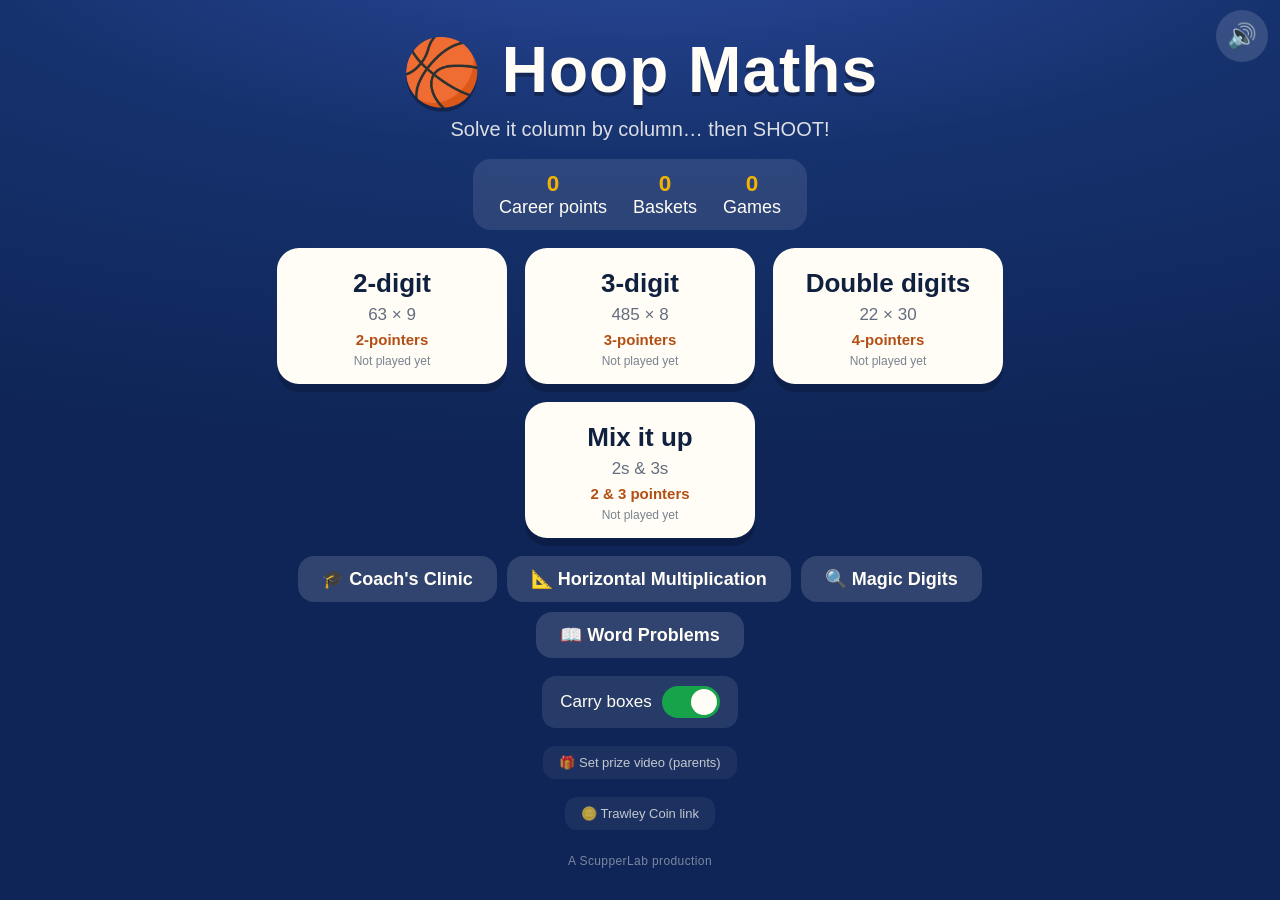
<file: index.html>
<!DOCTYPE html>
<html lang="en">
<head>
  <meta charset="utf-8" />
  <meta name="viewport" content="width=device-width, initial-scale=1, maximum-scale=1, minimum-scale=1, user-scalable=no, viewport-fit=cover" />
  <meta name="theme-color" content="#1d4ed8" />
  <meta name="apple-mobile-web-app-capable" content="yes" />
  <meta name="mobile-web-app-capable" content="yes" />
  <meta name="apple-mobile-web-app-status-bar-style" content="black-translucent" />
  <meta name="apple-mobile-web-app-title" content="Hoop Maths" />
  <meta name="description" content="Henry's Hoop Maths: shoot hoops by solving vertical multiplication — 2-digit and 3-digit by 1-digit, with carrying." />
  <title>Hoop Maths</title>

  <link rel="manifest" href="manifest.webmanifest" />
  <link rel="icon" href="icons/icon-192.png" />
  <link rel="apple-touch-icon" href="icons/icon-180.png" />
  <link rel="stylesheet" href="styles.css" />
</head>
<body>
  <!-- Mute button is always available -->
  <button id="mute-btn" class="mute-btn" type="button" aria-label="Mute sound" title="Mute sound">🔊</button>

  <!-- App mounts here -->
  <div id="app" class="app"></div>

  <!-- Flying basketball + reward popups appear here -->
  <div id="fx-layer" class="fx-layer" aria-hidden="true"></div>

  <script src="app.js"></script>
</body>
</html>
</file>
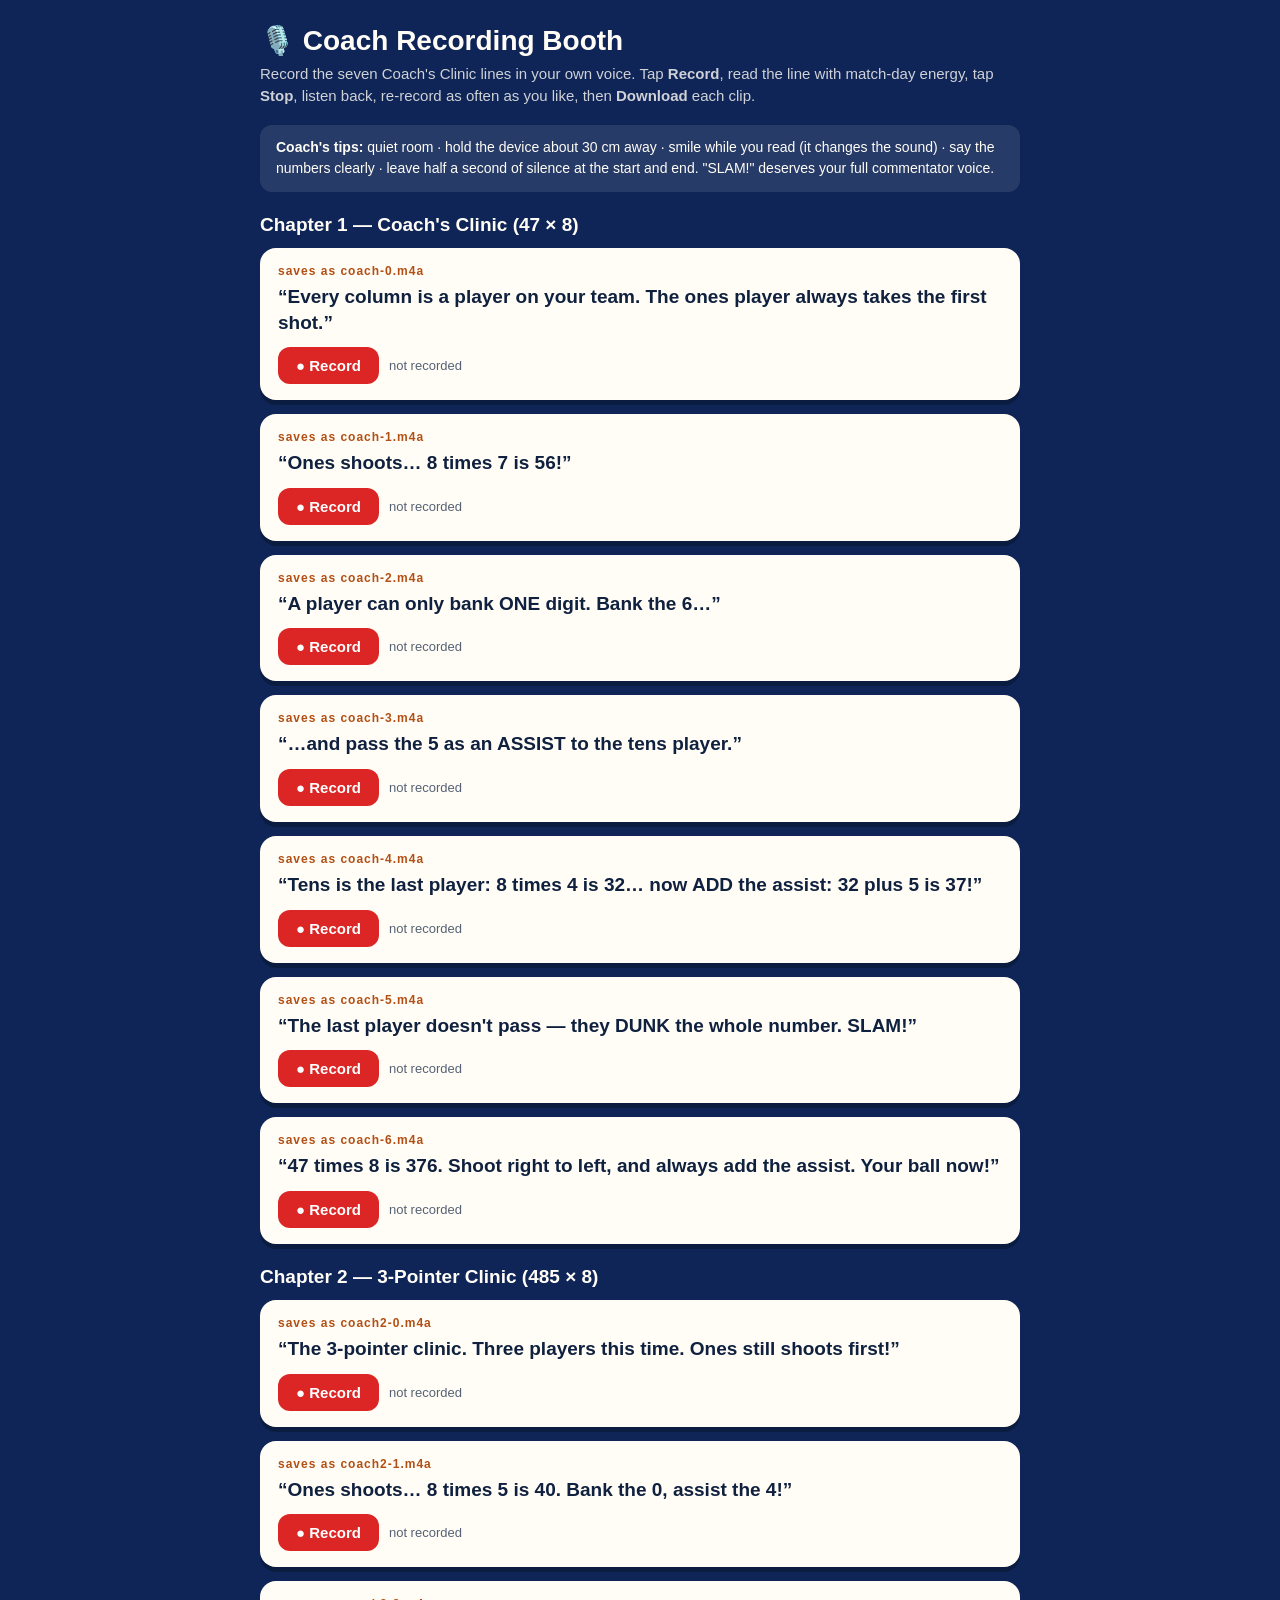
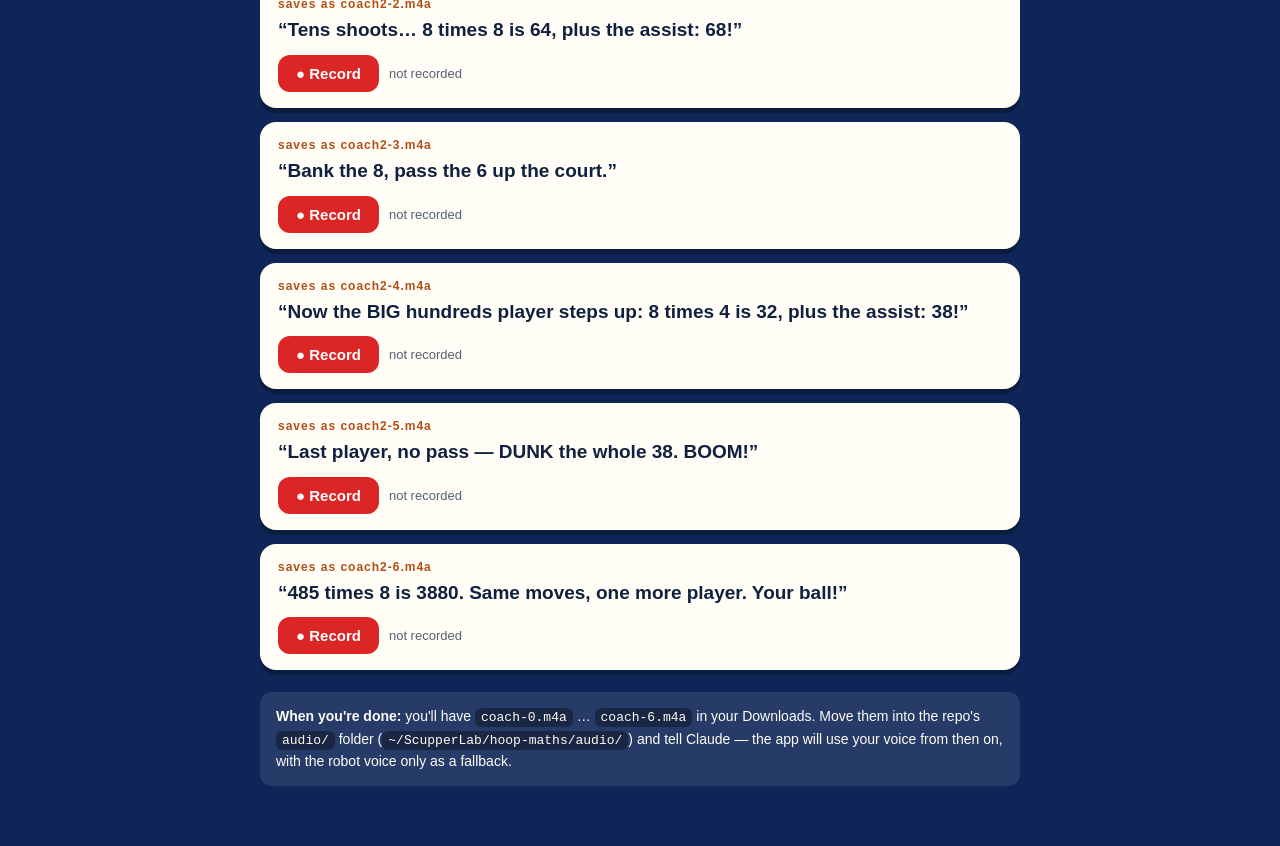
<file: record.html>
<!DOCTYPE html>
<html lang="en">
<head>
  <meta charset="utf-8" />
  <meta name="viewport" content="width=device-width, initial-scale=1" />
  <title>Coach Recording Booth — Hoop Maths</title>
  <style>
    * { margin: 0; padding: 0; box-sizing: border-box; }
    body {
      font-family: "Arial Rounded MT Bold", "Trebuchet MS", Verdana, sans-serif;
      background: #0f2557;
      color: #fffdf6;
      min-height: 100vh;
      padding: 24px 16px 60px;
    }
    .wrap { max-width: 760px; margin: 0 auto; }
    h1 { font-size: 28px; margin-bottom: 6px; }
    .sub { opacity: 0.8; margin-bottom: 18px; line-height: 1.45; font-size: 15px; }
    .warn {
      background: #7f1d1d; border-radius: 12px; padding: 12px 16px;
      margin-bottom: 18px; font-size: 15px; display: none;
    }
    .tips {
      background: rgba(255,255,255,0.1); border-radius: 12px;
      padding: 12px 16px; margin-bottom: 22px; font-size: 14px; line-height: 1.55;
    }
    .card {
      background: #fffdf6; color: #10213f; border-radius: 16px;
      padding: 16px 18px; margin-bottom: 14px;
      box-shadow: 0 5px 0 rgba(0,0,0,0.25);
    }
    .card .num { font-size: 12px; font-weight: bold; color: #b34f14; letter-spacing: 1px; }
    .card .line { font-size: 19px; font-weight: bold; line-height: 1.35; margin: 6px 0 12px; }
    .row { display: flex; gap: 10px; align-items: center; flex-wrap: wrap; }
    button {
      font-family: inherit; border: none; cursor: pointer;
      border-radius: 12px; padding: 10px 18px; font-size: 15px; font-weight: bold;
    }
    .rec { background: #dc2626; color: #fff; }
    .rec.armed { background: #16a34a; }
    .dl { background: #1d4ed8; color: #fff; text-decoration: none; border-radius: 12px; padding: 10px 18px; font-size: 15px; font-weight: bold; display: none; }
    audio { height: 40px; max-width: 220px; display: none; }
    .status { font-size: 13px; opacity: 0.7; min-width: 90px; }
    .done-note { margin-top: 22px; background: rgba(255,255,255,0.1); border-radius: 12px; padding: 14px 16px; font-size: 14px; line-height: 1.55; }
    code { background: rgba(0,0,0,0.35); padding: 2px 6px; border-radius: 6px; font-size: 13px; }
    .card code { background: #eee9da; color: #10213f; }
  </style>
</head>
<body>
  <div class="wrap">
    <h1>🎙️ Coach Recording Booth</h1>
    <p class="sub">Record the seven Coach's Clinic lines in your own voice. Tap <b>Record</b>, read the line with match-day energy, tap <b>Stop</b>, listen back, re-record as often as you like, then <b>Download</b> each clip.</p>
    <div id="warn" class="warn"><b>Please open this page in Safari.</b> This browser records a format iPads can't play. Safari records .m4a, which works everywhere Hoop Maths runs.</div>
    <div class="tips">
      <b>Coach's tips:</b> quiet room · hold the device about 30&nbsp;cm away · smile while you read (it changes the sound) · say the numbers clearly · leave half a second of silence at the start and end. "SLAM!" deserves your full commentator voice.
    </div>
    <div id="cards"></div>
    <div class="done-note">
      <b>When you're done:</b> you'll have <code>coach-0.m4a</code> … <code>coach-6.m4a</code> in your Downloads. Move them into the repo's <code>audio/</code> folder (<code>~/ScupperLab/hoop-maths/audio/</code>) and tell Claude — the app will use your voice from then on, with the robot voice only as a fallback.
    </div>
  </div>

  <script>
    "use strict";
    const LINES = [
      // Chapter 1 — Coach's Clinic (47 × 8) — already recorded? re-record any time
      { file: "coach-0.m4a",  text: "Every column is a player on your team. The ones player always takes the first shot." },
      { file: "coach-1.m4a",  text: "Ones shoots… 8 times 7 is 56!" },
      { file: "coach-2.m4a",  text: "A player can only bank ONE digit. Bank the 6…" },
      { file: "coach-3.m4a",  text: "…and pass the 5 as an ASSIST to the tens player." },
      { file: "coach-4.m4a",  text: "Tens is the last player: 8 times 4 is 32… now ADD the assist: 32 plus 5 is 37!" },
      { file: "coach-5.m4a",  text: "The last player doesn't pass — they DUNK the whole number. SLAM!" },
      { file: "coach-6.m4a",  text: "47 times 8 is 376. Shoot right to left, and always add the assist. Your ball now!" },
      // Chapter 2 — 3-Pointer Clinic (485 × 8)
      { file: "coach2-0.m4a", text: "The 3-pointer clinic. Three players this time. Ones still shoots first!" },
      { file: "coach2-1.m4a", text: "Ones shoots… 8 times 5 is 40. Bank the 0, assist the 4!" },
      { file: "coach2-2.m4a", text: "Tens shoots… 8 times 8 is 64, plus the assist: 68!" },
      { file: "coach2-3.m4a", text: "Bank the 8, pass the 6 up the court." },
      { file: "coach2-4.m4a", text: "Now the BIG hundreds player steps up: 8 times 4 is 32, plus the assist: 38!" },
      { file: "coach2-5.m4a", text: "Last player, no pass — DUNK the whole 38. BOOM!" },
      { file: "coach2-6.m4a", text: "485 times 8 is 3880. Same moves, one more player. Your ball!" },
    ];

    const canMp4 = window.MediaRecorder && MediaRecorder.isTypeSupported && MediaRecorder.isTypeSupported("audio/mp4");
    if (!canMp4) document.getElementById("warn").style.display = "block";

    let stream = null;
    async function getStream() {
      if (!stream) stream = await navigator.mediaDevices.getUserMedia({ audio: true });
      return stream;
    }

    const cardsEl = document.getElementById("cards");
    LINES.forEach((line, i) => {
      if (i === 0) {
        const h = document.createElement("h2");
        h.textContent = "Chapter 1 — Coach's Clinic (47 × 8)";
        h.style.cssText = "font-size:19px;margin:8px 0 12px";
        cardsEl.appendChild(h);
      }
      if (i === 7) {
        const h = document.createElement("h2");
        h.textContent = "Chapter 2 — 3-Pointer Clinic (485 × 8)";
        h.style.cssText = "font-size:19px;margin:22px 0 12px";
        cardsEl.appendChild(h);
      }
      const card = document.createElement("div");
      card.className = "card";
      card.innerHTML = `
        <div class="num">saves as ${line.file}</div>
        <div class="line">“${line.text}”</div>
        <div class="row">
          <button class="rec" data-i="${i}">● Record</button>
          <span class="status">not recorded</span>
          <audio controls></audio>
          <a class="dl" download="${line.file}">⬇ Download</a>
        </div>`;
      cardsEl.appendChild(card);
    });

    let activeRecorder = null;
    let activeButton = null;

    document.querySelectorAll(".rec").forEach((btn) => {
      btn.addEventListener("click", async () => {
        // stop an in-progress recording (either this one or another card's)
        if (activeRecorder && activeRecorder.state === "recording") {
          activeRecorder.stop();
          if (activeButton === btn) return;   // this click was the Stop
        }
        let s;
        try { s = await getStream(); }
        catch (e) { alert("Microphone permission is needed — allow it and try again."); return; }

        const card = btn.closest(".card");
        const status = card.querySelector(".status");
        const audio = card.querySelector("audio");
        const dl = card.querySelector(".dl");
        const mime = canMp4 ? "audio/mp4" : (MediaRecorder.isTypeSupported("audio/webm") ? "audio/webm" : "");
        const rec = mime ? new MediaRecorder(s, { mimeType: mime }) : new MediaRecorder(s);
        const chunks = [];
        rec.ondataavailable = (e) => { if (e.data && e.data.size) chunks.push(e.data); };
        rec.onstop = () => {
          const blob = new Blob(chunks, { type: rec.mimeType || "audio/mp4" });
          const url = URL.createObjectURL(blob);
          audio.src = url;
          audio.style.display = "inline-block";
          dl.href = url;
          dl.style.display = "inline-block";
          status.textContent = `recorded (${(blob.size / 1024).toFixed(0)} KB)`;
          btn.textContent = "● Re-record";
          btn.classList.remove("armed");
          activeRecorder = null;
          activeButton = null;
        };
        rec.start();
        activeRecorder = rec;
        activeButton = btn;
        btn.textContent = "■ Stop";
        btn.classList.add("armed");
        status.textContent = "recording…";
      });
    });
  </script>
</body>
</html>
</file>
<file: styles.css>
/* ============ Hoop Maths — styles ============
   Court theme: night-game navy, hardwood, basketball orange.
   Built for iPad Air 11" first (portrait + landscape), touch-first. */

:root {
  --navy-900: #0f2557;
  --navy-800: #16326e;
  --navy-700: #1d4ed8;
  --court: #d9993f;
  --court-dark: #c07f2a;
  --line: #f6ead2;
  --ball: #e8722c;
  --ball-dark: #b34f14;
  --net: #f8fafc;
  --ink: #10213f;
  --paper: #fffdf6;
  --good: #16a34a;
  --good-bg: #dcfce7;
  --bad: #dc2626;
  --bad-bg: #fee2e2;
  --gold: #f5b301;
  --shadow: 0 8px 0 rgba(0, 0, 0, 0.18);
}

* { margin: 0; padding: 0; box-sizing: border-box; }

html, body {
  height: 100%;
  overflow: hidden;
  overscroll-behavior: none;
}

body {
  font-family: "Arial Rounded MT Bold", "Trebuchet MS", Verdana, sans-serif;
  background:
    radial-gradient(ellipse 120% 60% at 50% -10%, #2c4a9e 0%, var(--navy-800) 45%, var(--navy-900) 100%);
  color: var(--paper);
  -webkit-user-select: none;
  user-select: none;
  -webkit-touch-callout: none;
  -webkit-tap-highlight-color: transparent;
  touch-action: manipulation;
  padding: env(safe-area-inset-top) env(safe-area-inset-right) env(safe-area-inset-bottom) env(safe-area-inset-left);
}

button {
  font-family: inherit;
  border: none;
  cursor: pointer;
  touch-action: manipulation;
  -webkit-tap-highlight-color: transparent;
}

.app {
  height: 100dvh;
  display: flex;
  flex-direction: column;
  align-items: center;
}

/* ---------- mute ---------- */
.mute-btn {
  position: fixed;
  top: calc(10px + env(safe-area-inset-top));
  right: calc(12px + env(safe-area-inset-right));
  z-index: 50;
  width: 52px;
  height: 52px;
  border-radius: 50%;
  font-size: 24px;
  background: rgba(255, 255, 255, 0.14);
  color: var(--paper);
}
.mute-btn:active { transform: scale(0.92); }

/* ---------- home screen ---------- */
.home {
  width: 100%;
  max-width: 860px;
  height: 100%;
  display: flex;
  flex-direction: column;
  align-items: center;
  justify-content: center;
  gap: 18px;
  padding: 16px;
}

.home h1 {
  font-size: clamp(38px, 6vw, 64px);
  letter-spacing: 1px;
  text-shadow: 0 4px 0 rgba(0, 0, 0, 0.3);
}
.home h1 .ball-emoji { display: inline-block; transform: translateY(2px); }

.tagline { font-size: clamp(15px, 2.2vw, 20px); opacity: 0.85; margin-top: -8px; }

.career {
  display: flex;
  gap: 26px;
  background: rgba(255, 255, 255, 0.1);
  border-radius: 18px;
  padding: 12px 26px;
  font-size: clamp(14px, 2vw, 18px);
}
.career b { color: var(--gold); font-size: 1.25em; }
.career .stat { text-align: center; }

.mode-row {
  display: flex;
  gap: 18px;
  flex-wrap: wrap;
  justify-content: center;
}

.mode-btn {
  width: min(230px, 42vw);
  padding: 20px 10px 16px;
  border-radius: 22px;
  background: var(--paper);
  color: var(--ink);
  box-shadow: var(--shadow);
  display: flex;
  flex-direction: column;
  align-items: center;
  gap: 6px;
}
.mode-btn:active { transform: translateY(3px); box-shadow: 0 4px 0 rgba(0,0,0,0.18); }
.mode-btn .mode-name { font-size: clamp(20px, 3vw, 26px); font-weight: bold; }
.mode-btn .mode-sample { font-size: clamp(14px, 2vw, 17px); opacity: 0.65; }
.mode-btn .mode-pts { font-size: clamp(13px, 1.8vw, 15px); color: var(--ball-dark); font-weight: bold; }
.mode-btn .mode-best { font-size: 12px; opacity: 0.55; }

.toggle-row {
  display: flex;
  align-items: center;
  gap: 10px;
  font-size: clamp(14px, 2vw, 17px);
  background: rgba(255, 255, 255, 0.1);
  padding: 10px 18px;
  border-radius: 14px;
}
.toggle {
  width: 58px;
  height: 32px;
  border-radius: 16px;
  background: rgba(255, 255, 255, 0.25);
  position: relative;
  transition: background 0.15s;
}
.toggle::after {
  content: "";
  position: absolute;
  top: 3px; left: 3px;
  width: 26px; height: 26px;
  border-radius: 50%;
  background: var(--paper);
  transition: left 0.15s;
}
.toggle.on { background: var(--good); }
.toggle.on::after { left: 29px; }

.prize-row { display: flex; align-items: center; gap: 8px; }
.prize-btn {
  padding: 9px 16px;
  border-radius: 12px;
  background: rgba(255, 255, 255, 0.08);
  color: var(--paper);
  opacity: 0.75;
  font-size: 13px;
}
.prize-remove {
  width: 30px; height: 30px;
  border-radius: 50%;
  background: rgba(255, 255, 255, 0.14);
  color: var(--paper);
  font-size: 14px;
}
.prize-claim {
  background: var(--gold);
  color: var(--ink);
  box-shadow: 0 6px 0 #b8860b;
  animation: firepulse 0.8s infinite alternate;
}
.video-overlay {
  position: fixed;
  inset: 0;
  z-index: 60;
  background: #000;
  display: flex;
  align-items: center;
  justify-content: center;
}
.video-overlay video { max-width: 100%; max-height: 100%; }
.video-close {
  position: absolute;
  top: calc(12px + env(safe-area-inset-top));
  right: calc(14px + env(safe-area-inset-right));
  width: 52px; height: 52px;
  border-radius: 50%;
  font-size: 22px;
  background: rgba(255, 255, 255, 0.22);
  color: #fff;
  z-index: 61;
}
.perfect-title { color: var(--gold); animation: firepulse 0.8s infinite alternate; }

.scupperlab { font-size: 12px; opacity: 0.45; margin-top: 6px; letter-spacing: 0.4px; }

/* ---------- game screen ---------- */
.game {
  width: 100%;
  height: 100%;
  display: flex;
  flex-direction: column;
  align-items: center;
}

.scoreboard {
  width: 100%;
  max-width: 980px;
  display: flex;
  align-items: center;
  justify-content: space-between;
  gap: 8px;
  padding: 10px 68px 4px 14px;   /* right padding clears the mute button */
  font-size: clamp(15px, 2.2vw, 20px);
}
.scoreboard .sb-item { background: rgba(0,0,0,0.28); border-radius: 12px; padding: 6px 14px; white-space: nowrap; }
.scoreboard .sb-item b { color: var(--gold); }
.scoreboard .quit-btn {
  background: rgba(255, 255, 255, 0.16);
  color: var(--paper);
  border-radius: 12px;
  padding: 6px 14px;
  font-size: inherit;
}

.onfire {
  color: #ffd166;
  animation: firepulse 0.7s infinite alternate;
  font-weight: bold;
}
@keyframes firepulse { from { opacity: 0.75; } to { opacity: 1; transform: scale(1.06); } }

/* hoop graphic */
.hoop-zone {
  position: relative;
  width: 100%;
  max-width: 980px;
  height: 92px;
  flex: none;
  display: flex;
  justify-content: center;
}
.hoop {
  position: relative;
  width: 130px;
  height: 88px;
}
.backboard {
  position: absolute;
  top: 0; left: 50%;
  transform: translateX(-50%);
  width: 110px;
  height: 62px;
  background: rgba(255, 255, 255, 0.9);
  border: 4px solid #d1d5db;
  border-radius: 6px;
}
.backboard::after {
  content: "";
  position: absolute;
  left: 50%; top: 55%;
  transform: translate(-50%, -50%);
  width: 40px; height: 26px;
  border: 4px solid var(--ball);
  border-radius: 3px;
}
.rim {
  position: absolute;
  top: 52px; left: 50%;
  transform: translateX(-50%);
  width: 74px;
  height: 12px;
  background: var(--ball);
  border-radius: 6px;
  z-index: 3;
}
.net {
  position: absolute;
  top: 62px; left: 50%;
  transform: translateX(-50%);
  width: 58px;
  height: 30px;
  background:
    repeating-linear-gradient(65deg, transparent 0 6px, rgba(248,250,252,0.85) 6px 8px),
    repeating-linear-gradient(-65deg, transparent 0 6px, rgba(248,250,252,0.85) 6px 8px);
  clip-path: polygon(0 0, 100% 0, 78% 100%, 22% 100%);
}

/* main play area: problem card + numpad */
.play-area {
  flex: 1;
  width: 100%;
  max-width: 980px;
  display: flex;
  flex-direction: column;
  align-items: center;
  justify-content: space-evenly;
  gap: 10px;
  padding: 4px 14px calc(12px + env(safe-area-inset-bottom));
  min-height: 0;
}

/* the vertical-algorithm card, styled like worksheet paper */
.problem-card {
  background: var(--paper);
  color: var(--ink);
  border-radius: 22px;
  box-shadow: var(--shadow);
  padding: 18px 30px 22px;
  display: flex;
  flex-direction: column;
  align-items: flex-end;
}

.digit-grid {
  display: grid;
  grid-auto-rows: auto;
  justify-items: center;
  align-items: center;
  column-gap: 10px;
  font-variant-numeric: tabular-nums;
}

.carry-cell {
  width: 52px;
  height: 48px;
  border-radius: 9px;
  border: 2px dashed #cbd5e1;
  color: var(--ball-dark);
  font-size: 24px;
  font-weight: bold;
  display: flex;
  align-items: center;
  justify-content: center;
  background: #fbf7ec;
}
.carry-cell.active { border-color: var(--ball); background: #fff3e5; }
.carry-cell.hidden-cell { visibility: hidden; }

.top-digit, .bottom-digit {
  font-size: clamp(44px, 7vh, 62px);
  font-weight: bold;
  line-height: 1.05;
  width: 58px;
  text-align: center;
}
.times-sign { font-size: clamp(34px, 5.5vh, 46px); font-weight: bold; color: var(--ball-dark); width: 58px; text-align: center; }

.rule-line {
  grid-column: 1 / -1;
  width: 100%;
  height: 5px;
  border-radius: 3px;
  background: var(--ink);
  margin: 10px 0 12px;
}

.answer-cell {
  position: relative;
  width: 58px;
  height: 66px;
  border-radius: 12px;
  border: 3px solid #cbd5e1;
  background: #f8fafc;
  font-size: clamp(38px, 6vh, 52px);
  font-weight: bold;
  display: flex;
  align-items: center;
  justify-content: center;
  color: var(--ink);
}
.answer-cell.active { border-color: var(--navy-700); background: #eff6ff; box-shadow: 0 0 0 3px rgba(29, 78, 216, 0.25); }
.answer-cell.good { border-color: var(--good); background: var(--good-bg); }
.answer-cell.bad  { border-color: var(--bad); background: var(--bad-bg); animation: shake 0.35s; }
/* tick/cross badges so right vs wrong is never colour-alone */
.answer-cell.good::after, .answer-cell.bad::after {
  position: absolute;
  top: -10px;
  right: -8px;
  width: 24px;
  height: 24px;
  line-height: 24px;
  border-radius: 50%;
  font-size: 16px;
  text-align: center;
  background: #fff;
  box-shadow: 0 1px 3px rgba(0, 0, 0, 0.25);
}
.answer-cell.good::after { content: "✓"; color: var(--good); }
.answer-cell.bad::after  { content: "✗"; color: var(--bad); }
@keyframes shake {
  0%, 100% { transform: translateX(0); }
  25% { transform: translateX(-5px); }
  75% { transform: translateX(5px); }
}

/* worked-solution reveal */
.working {
  align-self: stretch;
  margin-top: 14px;
  background: #fdf6e3;
  border: 2px solid #eadfc0;
  border-radius: 12px;
  padding: 10px 14px;
  font-size: clamp(15px, 2.4vh, 19px);
  line-height: 1.5;
  color: var(--ink);
}
.working b { color: var(--ball-dark); }

/* numpad + shoot */
.pad-zone {
  display: flex;
  flex-direction: column;
  align-items: center;
  gap: 10px;
}

.numpad {
  display: grid;
  grid-template-columns: repeat(6, minmax(64px, 78px));
  grid-auto-rows: 64px;
  gap: 10px;
}
.numpad .key {
  border-radius: 16px;
  background: rgba(255, 255, 255, 0.92);
  color: var(--ink);
  font-size: 30px;
  font-weight: bold;
  box-shadow: 0 5px 0 rgba(0, 0, 0, 0.25);
}
.numpad .key:active { transform: translateY(3px); box-shadow: 0 2px 0 rgba(0,0,0,0.25); }
.numpad .key.util { background: rgba(255, 255, 255, 0.35); color: var(--paper); font-size: 24px; }

.shoot-btn {
  width: 100%;
  max-width: 480px;
  padding: 16px;
  border-radius: 20px;
  background: var(--ball);
  color: #fff;
  font-size: clamp(24px, 3.5vh, 30px);
  font-weight: bold;
  letter-spacing: 1px;
  box-shadow: 0 6px 0 var(--ball-dark);
}
.shoot-btn:active { transform: translateY(4px); box-shadow: 0 2px 0 var(--ball-dark); }
.shoot-btn:disabled { opacity: 0.5; }

.feedback-line {
  min-height: 30px;
  font-size: clamp(17px, 2.6vh, 22px);
  font-weight: bold;
  text-align: center;
}
.feedback-line.good { color: #7ef29b; }
.feedback-line.bad { color: #ffb4b4; }

/* landscape: problem left, pad right */
@media (orientation: landscape) and (min-width: 900px) {
  .play-area {
    flex-direction: row;
    justify-content: center;
    align-items: center;
    gap: 48px;
  }
  .pad-zone { width: 380px; }
  .numpad { grid-template-columns: repeat(3, 78px); grid-auto-rows: 72px; }
}

/* ---------- Coach's Clinic ---------- */
.coach {
  position: relative;
  width: 100%;
  max-width: 900px;
  height: 100%;
  display: flex;
  flex-direction: column;
  align-items: center;
  justify-content: center;
  gap: 14px;
  padding: 14px;
}
.coach-back {
  position: absolute;
  top: calc(10px + env(safe-area-inset-top));
  left: 14px;
  width: 48px;
  height: 48px;
  border-radius: 50%;
  font-size: 20px;
  background: rgba(255, 255, 255, 0.16);
  color: var(--paper);
}
.coach-title {
  font-size: clamp(24px, 4vh, 34px);
  text-shadow: 0 3px 0 rgba(0, 0, 0, 0.3);
  padding: 0 64px;
  text-align: center;
}
.coach-caption {
  min-height: 62px;
  max-width: 660px;
  text-align: center;
  font-size: clamp(18px, 3vh, 24px);
  font-weight: bold;
  line-height: 1.3;
}
.calc-bubble {
  background: var(--gold);
  color: var(--ink);
  font-weight: bold;
  font-size: clamp(18px, 3vh, 24px);
  padding: 8px 22px;
  border-radius: 999px;
  box-shadow: var(--shadow);
}
.coach-btn {
  padding: 12px 24px;
  border-radius: 16px;
  background: rgba(255, 255, 255, 0.14);
  color: var(--paper);
  font-size: clamp(15px, 2.2vw, 18px);
  font-weight: bold;
}
.coach-btn:active { transform: scale(0.97); }
.top-digit, .bottom-digit { transition: transform 0.25s, opacity 0.25s, color 0.25s; }
.spot { color: var(--ball-dark); transform: scale(1.18); }
.dimmed { opacity: 0.3; }
.bank-in { animation: bankdrop 0.45s cubic-bezier(0.2, 1.6, 0.4, 1); }
@keyframes bankdrop {
  from { transform: translateY(-46px) scale(0.6); opacity: 0; }
  to   { transform: none; opacity: 1; }
}
.assist-ball { width: 30px; height: 30px; }
.carry-cell.filled {
  background: #fff3e5;
  border-style: solid;
  border-color: var(--ball);
  animation: bankdrop 0.35s;
}
.coach-controls { display: flex; gap: 14px; align-items: center; flex-wrap: wrap; justify-content: center; }
.coach-next { max-width: 340px; padding: 12px 28px; }
.coach-stage { display: flex; align-items: center; gap: 26px; }
.coach-player {
  height: clamp(150px, 30vh, 240px);
  border-radius: 16px;
  box-shadow: var(--shadow);
  background: #fff;
}
.player-pop { animation: playerpop 0.45s cubic-bezier(0.2, 1.5, 0.4, 1); }
@keyframes playerpop {
  from { transform: translateY(24px) scale(0.7) rotate(-4deg); opacity: 0; }
  to   { transform: none; opacity: 1; }
}
@media (max-width: 700px) {
  .coach-stage { flex-direction: column; gap: 12px; }
  .coach-player { height: clamp(110px, 18vh, 160px); }
}

/* ---------- flying ball & fx ---------- */
.fx-layer {
  position: fixed;
  inset: 0;
  pointer-events: none;
  z-index: 40;
  overflow: hidden;
}
.fly-ball {
  position: absolute;
  width: 46px;
  height: 46px;
  border-radius: 50%;
  background:
    radial-gradient(circle at 32% 30%, #f98d4b 0 18%, var(--ball) 60%, var(--ball-dark) 100%);
  box-shadow: inset -4px -4px 8px rgba(0,0,0,0.25);
}
.fly-ball::after {
  content: "";
  position: absolute;
  inset: 0;
  border-radius: 50%;
  background:
    linear-gradient(to right, transparent 47%, rgba(60,20,0,0.55) 47% 53%, transparent 53%),
    linear-gradient(to bottom, transparent 47%, rgba(60,20,0,0.55) 47% 53%, transparent 53%);
}
.pop-text {
  position: absolute;
  font-size: 30px;
  font-weight: bold;
  color: var(--gold);
  text-shadow: 0 2px 0 rgba(0, 0, 0, 0.4);
  animation: popfloat 1.1s ease-out forwards;
}
@keyframes popfloat {
  from { opacity: 1; transform: translateY(0) scale(1); }
  to   { opacity: 0; transform: translateY(-70px) scale(1.35); }
}

/* ---------- round-over screen ---------- */
.summary {
  width: 100%;
  max-width: 640px;
  height: 100%;
  display: flex;
  flex-direction: column;
  align-items: center;
  justify-content: center;
  gap: 16px;
  padding: 20px;
  text-align: center;
}
.summary h2 { font-size: clamp(30px, 5vw, 46px); text-shadow: 0 3px 0 rgba(0,0,0,0.3); }
.final-score {
  font-size: clamp(54px, 9vw, 84px);
  font-weight: bold;
  color: var(--gold);
  text-shadow: 0 4px 0 rgba(0, 0, 0, 0.35);
  line-height: 1;
}
.summary .sub { font-size: clamp(16px, 2.6vw, 21px); opacity: 0.9; }
.newbest { color: #7ef29b; font-weight: bold; font-size: clamp(18px, 3vw, 24px); }
.summary-btns { display: flex; gap: 16px; margin-top: 8px; }
.big-btn {
  padding: 16px 30px;
  border-radius: 18px;
  font-size: clamp(19px, 2.8vw, 24px);
  font-weight: bold;
  box-shadow: var(--shadow);
}
.big-btn.primary { background: var(--ball); color: #fff; box-shadow: 0 6px 0 var(--ball-dark); }
.big-btn.secondary { background: var(--paper); color: var(--ink); }
.big-btn:active { transform: translateY(3px); }

/* ---------- gutter column (2-digit × 2-digit working) ---------- */
.gutter {
  font-size: 12px;
  color: #7a8794;
  text-align: right;
  padding-right: 10px;
  white-space: nowrap;
  align-self: center;
}
.gutter-sign { font-size: clamp(30px, 5vh, 42px); font-weight: bold; color: var(--ball-dark); }
.gutter-label { font-size: 11.5px; letter-spacing: .02em; }

/* ---------- task-box buttons on the home screen ---------- */
.box-row { display: flex; gap: 10px; flex-wrap: wrap; justify-content: center; }

/* ---------- Horizontal Multiplication ---------- */
.hx, .md {
  position: relative;
  width: 100%;
  max-width: 720px;
  height: 100%;
  display: flex;
  flex-direction: column;
  align-items: center;
  gap: 10px;
  padding: 8px 14px calc(16px + env(safe-area-inset-bottom));
  overflow-y: auto;
}
.hx-sub { font-size: clamp(14px, 2.2vh, 17px); opacity: .85; text-align: center; max-width: 46ch; }
.hx-tabs { display: flex; gap: 8px; flex-wrap: wrap; justify-content: center; }
.hx-tab {
  padding: 9px 16px; border-radius: 999px;
  background: rgba(255,255,255,.12); color: var(--paper);
  font-size: 14.5px; font-weight: bold;
}
.hx-tab.on { background: var(--ball); color: #fff; }
.hx-body { width: 100%; display: flex; flex-direction: column; align-items: center; gap: 12px; }

.hx-rule {
  background: rgba(255,255,255,.1); border-radius: 14px;
  padding: 14px 18px; font-size: 15px; line-height: 1.55; max-width: 52ch;
}
.hx-big { display: block; font-size: clamp(19px, 3vh, 25px); font-weight: bold; margin: 10px 0; color: #ffd166; }

.hx-example {
  background: var(--paper); color: var(--ink);
  border-radius: 16px; box-shadow: var(--shadow);
  padding: 14px 18px; width: 100%; max-width: 420px;
}
.hx-eq { font-size: clamp(22px, 3.4vh, 30px); font-weight: bold; margin-bottom: 6px; }
.hx-eq.big { color: var(--paper); text-align: center; text-shadow: 0 3px 0 rgba(0,0,0,.3); }
.hx-steps { font-size: 15.5px; line-height: 1.75; }
.hx-steps b { color: var(--ball-dark); }
.hx-ans { margin-top: 6px; padding-top: 6px; border-top: 2px solid #e3ddc9; font-weight: bold; }

.hx-grid { display: flex; flex-direction: column; gap: 10px; }
.hx-row { display: flex; align-items: center; gap: 12px; justify-content: flex-end; }
.hx-label {
  font-size: clamp(17px, 2.8vh, 22px); font-weight: bold;
  min-width: 130px; text-align: right;
}
.hx-box {
  min-width: 96px; height: 54px; padding: 0 12px;
  border-radius: 12px; border: 3px solid #cbd5e1; background: #f8fafc;
  color: var(--ink); font-size: clamp(24px, 3.6vh, 32px); font-weight: bold;
  display: flex; align-items: center; justify-content: center;
}
.hx-box.wide { min-width: 150px; height: 64px; }
.hx-box.active { border-color: var(--navy-700); background: #eff6ff; box-shadow: 0 0 0 3px rgba(29,78,216,.25); }
.hx-box.good { border-color: var(--good); background: var(--good-bg); }
.hx-box.bad  { border-color: var(--bad); background: var(--bad-bg); }
.hx-numpad { grid-template-columns: repeat(6, minmax(52px, 64px)); grid-auto-rows: 52px; }
.hx-numpad .key { font-size: 24px; }
.hx-btns { display: flex; gap: 12px; flex-wrap: wrap; justify-content: center; }
.hx-progress, .md-progress {
  font-size: 13.5px; opacity: .8;
  background: rgba(0,0,0,.25); border-radius: 999px; padding: 5px 14px;
}

/* ---------- Magic Digits ---------- */
.md-chips { display: flex; gap: 14px; }
.md-chip {
  width: 68px; height: 68px; border-radius: 50%;
  background: var(--paper); color: var(--ink);
  border: 5px solid #9dc3e6;
  font-size: 32px; font-weight: bold;
  box-shadow: var(--shadow);
}
.md-chip.picked { border-color: var(--ball); transform: translateY(-4px) scale(1.06); }
.md-chip.used { opacity: .25; }
.md-card { padding: 18px 26px; }
.md-slot { border-style: dashed; cursor: pointer; }
.md-slot.filled { border-style: solid; }
.md-blank { width: 58px; }
.md-warn {
  font-size: 13px; background: rgba(245,179,1,.16); color: #ffd98a;
  border-radius: 10px; padding: 8px 14px; max-width: 44ch; text-align: center;
}
.nextline-btn {
  width: 100%;
  max-width: 480px;
  padding: 11px;
  border-radius: 14px;
  background: rgba(255, 255, 255, 0.16);
  color: var(--paper);
  font-size: clamp(15px, 2.2vh, 18px);
  font-weight: bold;
}
.nextline-btn:active { transform: translateY(2px); }

/* the zero placeholder in the tens partial product */
.answer-cell.ph-zero:empty::before {
  content: "0";
  color: var(--ball);
  opacity: .32;
  font-weight: bold;
}
.answer-cell.ph-zero { border-style: dashed; border-color: var(--ball); }
.answer-cell.ph-zero.good, .answer-cell.ph-zero.bad { border-style: solid; }

/* back button must stay reachable on the scrollable task-box screens */
.coach-back { position: fixed; z-index: 55; left: calc(14px + env(safe-area-inset-left)); }
.coach-back.wide { width: auto; padding: 0 16px; border-radius: 24px; font-size: 15px; font-weight: bold; }
/* iOS 44pt minimum on the tab strip */
.hx-tab { min-height: 44px; }

/* ---------- Word Problems ---------- */
.wd {
  position: relative; width: 100%; max-width: 720px; height: 100%;
  display: flex; flex-direction: column; align-items: center; gap: 10px;
  padding: 8px 14px calc(16px + env(safe-area-inset-bottom));
  overflow-y: auto;
}
.wd-story {
  background: var(--paper); color: var(--ink);
  border-radius: 16px; box-shadow: var(--shadow);
  padding: 16px 20px; width: 100%; max-width: 520px;
  font-size: clamp(16px, 2.6vh, 20px); line-height: 1.6;
}
.wd-story p { margin-bottom: 8px; }
.wd-story p:last-child { margin-bottom: 0; }
.wd-story .wd-q { font-weight: bold; color: var(--ball-dark); }
.wd-prompt { font-size: clamp(15px, 2.3vh, 18px); font-weight: bold; opacity: .95; text-align: center; }
.wd-choices { display: grid; grid-template-columns: repeat(2, minmax(130px, 1fr)); gap: 10px; width: 100%; max-width: 420px; }
.wd-choice {
  padding: 16px 8px; border-radius: 14px;
  background: var(--paper); color: var(--ink);
  font-size: clamp(19px, 3vh, 24px); font-weight: bold;
  box-shadow: 0 5px 0 rgba(0,0,0,.22);
}
.wd-choice:active { transform: translateY(3px); box-shadow: 0 2px 0 rgba(0,0,0,.22); }
.wd-answer { display: flex; gap: 18px; align-items: flex-end; justify-content: center; }
.wd-boxwrap { display: flex; flex-direction: column; align-items: center; gap: 4px; }
.wd-boxwrap .hx-label { min-width: 0; font-size: 13px; opacity: .8; }

/* progressive hint panel — compact so it never pushes the buttons off screen */
.md-hint {
  max-height: 26vh; overflow-y: auto;
  font-size: clamp(13px, 1.9vh, 15px); line-height: 1.5;
  max-width: 520px;
}
.md-hint-n {
  display: inline-block; min-width: 18px; height: 18px; line-height: 18px;
  border-radius: 50%; background: var(--ball); color: #fff;
  font-size: 11px; text-align: center; margin-right: 5px; font-weight: bold;
}
.md-warn { margin-bottom: 2px; }

/* ---------- Word Problems: schema strip, bar model, lesson ---------- */
.wd-toprow { display: flex; gap: 10px; align-items: center; flex-wrap: wrap; justify-content: center; }
.wd-how {
  font-size: 12.5px; padding: 5px 12px; border-radius: 999px;
  background: rgba(255,255,255,.14); color: var(--paper);
}
.wd-schema { display: flex; align-items: stretch; gap: 6px; flex-wrap: wrap; justify-content: center; }
.wd-slot {
  background: rgba(255,255,255,.1); border: 2px solid rgba(255,255,255,.18);
  border-radius: 12px; padding: 7px 12px; min-width: 92px; text-align: center;
}
.wd-slot.unknown { border-color: var(--gold); background: rgba(245,179,1,.14); }
.wd-slot-label { font-size: 10px; letter-spacing: .09em; opacity: .75; }
.wd-slot-val { font-size: clamp(19px, 3vh, 24px); font-weight: bold; }
.wd-slot.unknown .wd-slot-val { color: var(--gold); }
.wd-slot-sub { font-size: 10.5px; opacity: .6; }
.wd-schema-sep { align-self: center; opacity: .45; font-size: 15px; }

.wd-bar-wrap { width: 100%; max-width: 520px; text-align: center; }
.wd-bar-total { font-size: 12.5px; opacity: .8; margin-bottom: 3px; }
.wd-bar { display: flex; gap: 3px; justify-content: center; flex-wrap: wrap; }
.wd-bar-part {
  flex: 0 0 auto; min-width: 34px; padding: 7px 4px;
  background: var(--ball); color: #fff; font-weight: bold; font-size: 14px;
  border-radius: 5px;
}
.wd-bar-part.rem { background: var(--gold); color: var(--ink); }
.wd-bar-part.more { background: rgba(255,255,255,.2); }
.wd-bar-caption { font-size: 12.5px; opacity: .8; margin-top: 4px; }

.wd-lesson {
  background: var(--paper); color: var(--ink);
  border-radius: 16px; box-shadow: var(--shadow);
  padding: 16px 20px; max-width: 540px; width: 100%;
  font-size: clamp(14px, 2.1vh, 16px); line-height: 1.55;
  max-height: 62vh; overflow-y: auto;
}
.wd-lesson p { margin-bottom: 9px; }
.wd-lesson-strip { display: flex; gap: 8px; justify-content: center; margin: 10px 0 12px; flex-wrap: wrap; }
.wd-chipbox {
  background: #eef3f7; border: 2px solid #cbd5e1; border-radius: 10px;
  padding: 8px 10px; font-weight: bold; font-size: 13px; text-align: center; flex: 1 1 110px;
}
.wd-chipbox small { font-weight: normal; opacity: .7; font-size: 11px; }
.wd-read { padding-left: 8px; border-left: 3px solid var(--ball); }
.wd-hl { background: #fff3e5; padding: 2px 7px; border-radius: 5px; font-weight: bold; white-space: nowrap; }
.wd-warn-note { background: #fdf6e3; border-radius: 9px; padding: 9px 12px; font-size: 13.5px; }

/* Trawley Coin ask button on the round summary */
.trawley-btn {
  background: var(--gold);
  color: var(--ink);
  box-shadow: 0 6px 0 #b8860b;
}
.trawley-btn:disabled { opacity: .85; transform: none; }
</file>
